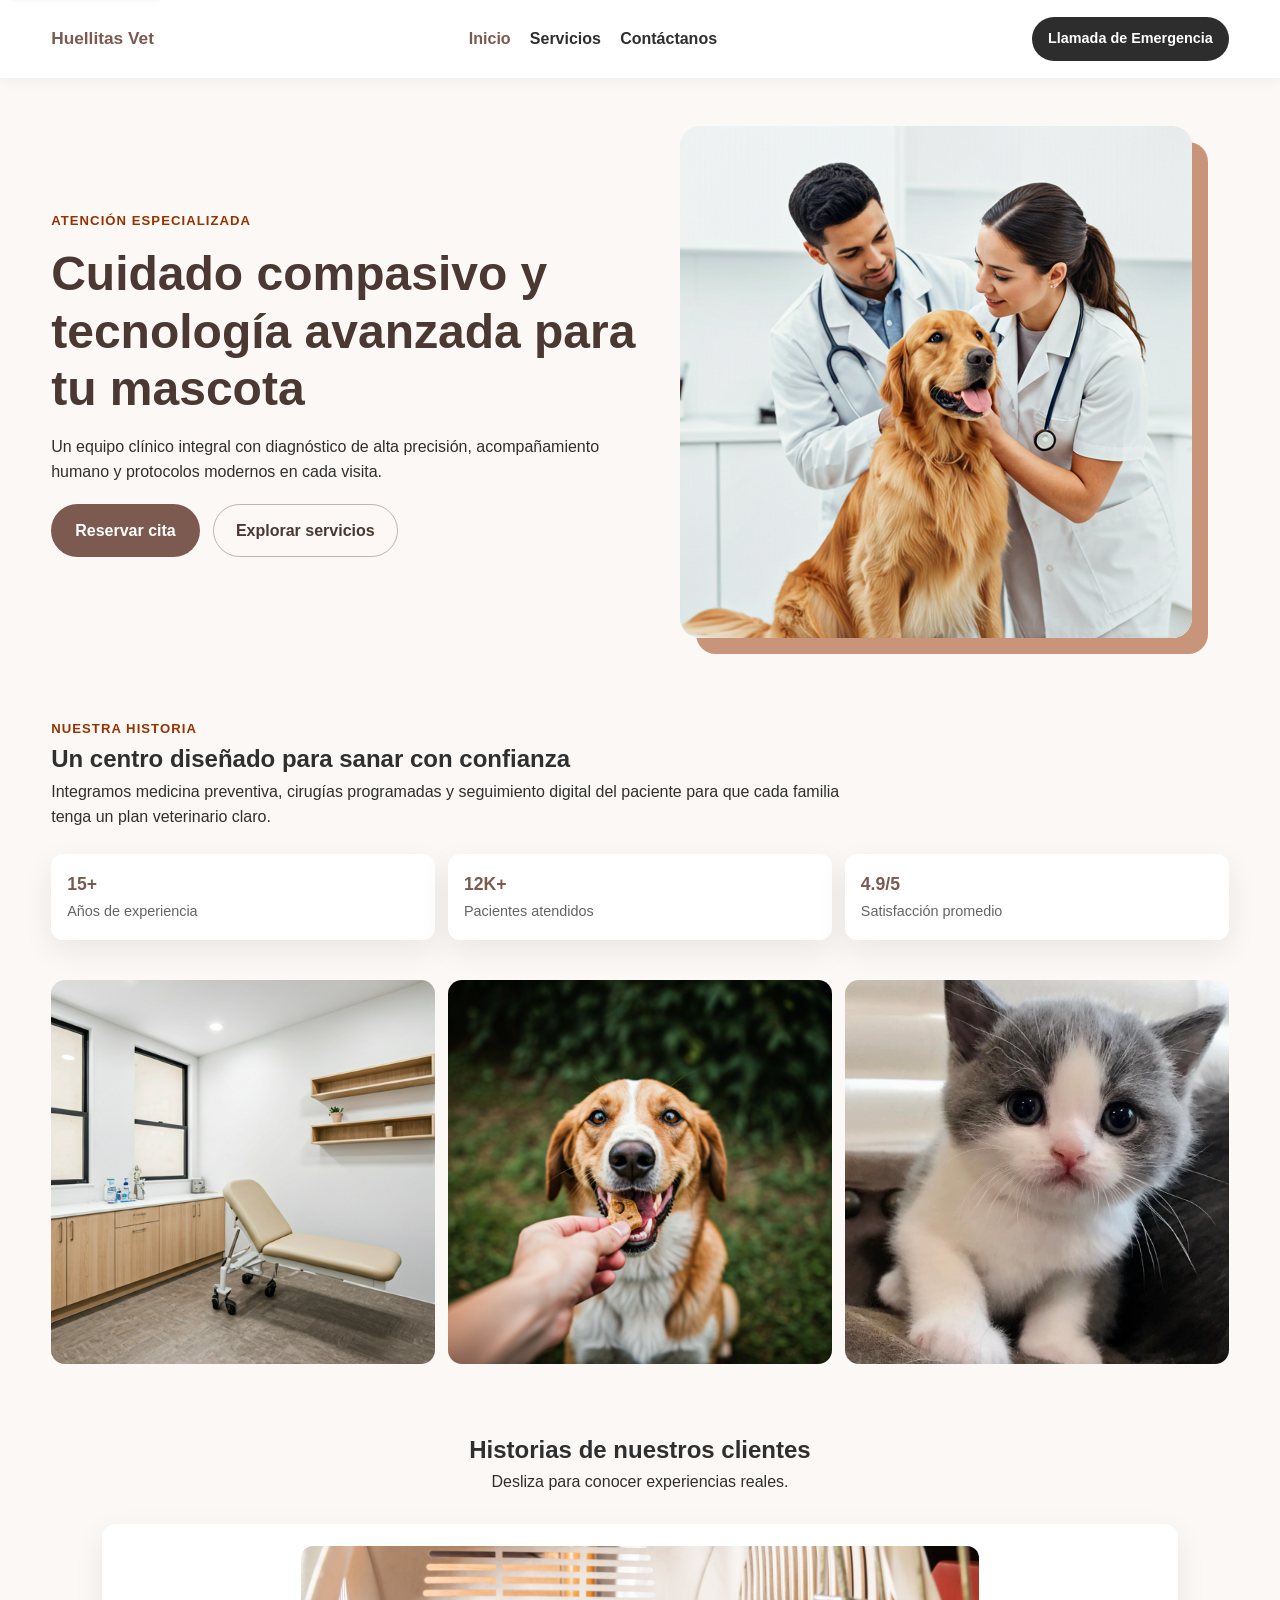
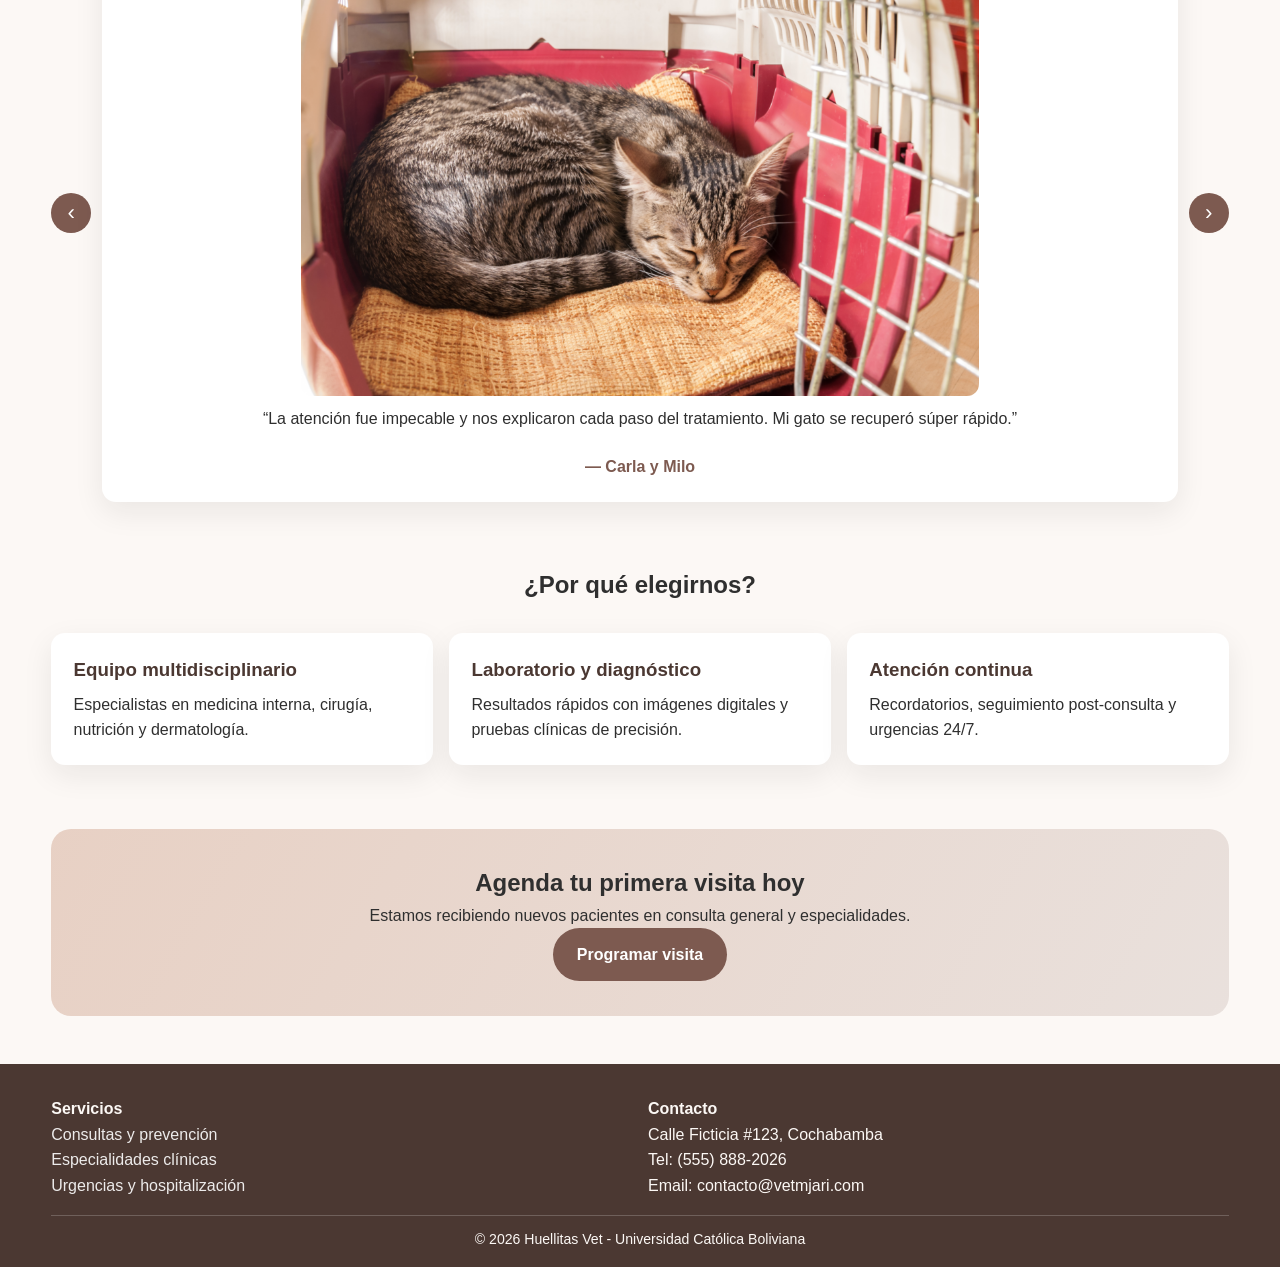
<file: index.html>
<!doctype html>
<html lang="es">
  <head>
    <meta charset="UTF-8" />
    <meta name="viewport" content="width=device-width, initial-scale=1.0" />
    <meta
      name="description"
      content="Huellitas Vet: atención veterinaria integral con citas online, especialistas y emergencias 24/7."
    />
    <title>Huellitas Vet - Inicio</title>
    <link rel="stylesheet" href="css/style.css" />
  </head>
  <body>
    <a class="skip-link" href="#contenido-principal">Saltar al contenido</a>

    <header class="site-header">
      <nav class="nav-container" aria-label="Navegación principal">
        <a
          class="logo"
          href="index.html"
          aria-label="Ir al inicio de Huellitas Vet"
        >
          <span class="brand-name">Huellitas Vet</span>
        </a>

        <button
          class="menu-toggle"
          type="button"
          aria-expanded="false"
          aria-controls="mainNav"
          aria-label="Abrir menú de navegación"
        >
          ☰
        </button>

        <ul class="nav-links" id="mainNav">
          <li><a href="index.html" class="active">Inicio</a></li>
          <li><a href="servicios.html">Servicios</a></li>
          <li><a href="contacto.html">Contáctanos</a></li>
        </ul>

        <a
          class="btn-emergency"
          href="tel:5559990000"
          aria-label="Llamada de emergencia"
        >
          Llamada de Emergencia
        </a>
      </nav>
    </header>

    <main id="contenido-principal">
      <section class="hero-section" aria-label="Bienvenida">
        <div class="hero-content">
          <div class="hero-text">
            <span class="subtitle">Atención Especializada</span>
            <h1>Cuidado compasivo y tecnología avanzada para tu mascota</h1>
            <p>
              Un equipo clínico integral con diagnóstico de alta precisión,
              acompañamiento humano y protocolos modernos en cada visita.
            </p>
            <div class="hero-actions">
              <a href="contacto.html" class="btn-primary">Reservar cita</a>
              <a href="servicios.html" class="btn-secondary"
                >Explorar servicios</a
              >
            </div>
          </div>

          <figure class="hero-image">
            <img
              src="img/goldenandvet.png"
              alt="Veterinario atendiendo a un perro Golden Retriever"
            />
          </figure>
        </div>
      </section>

      <section class="about-section" aria-labelledby="aboutTitle">
        <div class="about-container">
          <article class="about-text">
            <span class="subtitle">Nuestra historia</span>
            <h2 id="aboutTitle">Un centro diseñado para sanar con confianza</h2>
            <p>
              Integramos medicina preventiva, cirugías programadas y seguimiento
              digital del paciente para que cada familia tenga un plan
              veterinario claro.
            </p>
            <div class="stats-grid" aria-label="Indicadores de la clínica">
              <div class="stat-item">
                <span class="number">15+</span>
                <span class="label">Años de experiencia</span>
              </div>
              <div class="stat-item">
                <span class="number">12K+</span>
                <span class="label">Pacientes atendidos</span>
              </div>
              <div class="stat-item">
                <span class="number">4.9/5</span>
                <span class="label">Satisfacción promedio</span>
              </div>
            </div>
          </article>

          <div class="about-gallery">
            <img
              src="img/consultorio.png"
              alt="Consultorio veterinario moderno"
            />
            <img
              src="img/perritoCroqueta.png"
              alt="Perro feliz después de su consulta"
            />
            <img
              src="img/gatito.jpg"
              alt="Gato feliz después de su consulta"
            />
          </div>
        </div>
      </section>

      <section class="slider-section" aria-labelledby="testimonialsTitle">
        <div class="section-heading">
          <h2 id="testimonialsTitle">Historias de nuestros clientes</h2>
          <p>Desliza para conocer experiencias reales.</p>
        </div>

        <div class="slider" data-slider>
          <button
            class="slider-control prev"
            type="button"
            data-slider-prev
            aria-label="Anterior"
          >
            ‹
          </button>
          <div class="slides" data-slider-track>
            <article class="slide active" data-slide>
              <div class="patient-photo">
                <img src="img/gato_paciente.png" alt="Foto de Milo" />
              </div>
              <p>
                “La atención fue impecable y nos explicaron cada paso del
                tratamiento. Mi gato se recuperó súper rápido.”
              </p>
              <h3>— Carla y Milo</h3>
            </article>
            <article class="slide" data-slide>
              <div class="patient-photo">
                <img src="img/perrito_paciente.jpg" alt="Foto de Nala" />
              </div>
              <p>
                “El equipo de emergencias respondió en minutos. Nos sentimos
                acompañados durante todo el proceso.”
              </p>
              <h3>— Andrés y Nala</h3>
            </article>
            <article class="slide" data-slide>
              <div class="patient-photo">
                <img
                  src="img/perrito_paciente_dental.jpg"
                  alt="Foto de Rocky"
                />
              </div>
              <p>
                “El plan preventivo anual nos ayudó a detectar a tiempo un
                problema dental. Excelente seguimiento.”
              </p>
              <h3>— Lucía y Rocky</h3>
            </article>
          </div>
          <button
            class="slider-control next"
            type="button"
            data-slider-next
            aria-label="Siguiente"
          >
            ›
          </button>
        </div>
      </section>

      <section class="features-section" aria-labelledby="featuresTitle">
        <div class="section-heading">
          <h2 id="featuresTitle">¿Por qué elegirnos?</h2>
        </div>
        <div class="features-grid">
          <article class="feature-card">
            <h3>Equipo multidisciplinario</h3>
            <p>
              Especialistas en medicina interna, cirugía, nutrición y
              dermatología.
            </p>
          </article>
          <article class="feature-card">
            <h3>Laboratorio y diagnóstico</h3>
            <p>
              Resultados rápidos con imágenes digitales y pruebas clínicas de
              precisión.
            </p>
          </article>
          <article class="feature-card">
            <h3>Atención continua</h3>
            <p>Recordatorios, seguimiento post-consulta y urgencias 24/7.</p>
          </article>
        </div>
      </section>

      <section class="cta-section" aria-labelledby="ctaTitle">
        <h2 id="ctaTitle">Agenda tu primera visita hoy</h2>
        <p>
          Estamos recibiendo nuevos pacientes en consulta general y
          especialidades.
        </p>
        <a class="btn-primary" href="contacto.html">Programar visita</a>
      </section>
    </main>

    <footer>
      <div class="footer-container">
        <div class="footer-column">
          <h4>Servicios</h4>
          <ul>
            <li><a href="servicios.html">Consultas y prevención</a></li>
            <li><a href="servicios.html">Especialidades clínicas</a></li>
            <li><a href="servicios.html">Urgencias y hospitalización</a></li>
          </ul>
        </div>

        <div class="footer-column">
          <h4>Contacto</h4>
          <p>Calle Ficticia #123, Cochabamba</p>
          <p>Tel: (555) 888-2026</p>
          <p>Email: contacto@vetmjari.com</p>
        </div>
      </div>
      <div class="footer-bottom">
        <p>&copy; 2026 Huellitas Vet - Universidad Católica Boliviana</p>
      </div>
    </footer>

    <button class="back-to-top" type="button" aria-label="Volver arriba">
      ↑
    </button>
    <script src="js/main.js"></script>
  </body>
</html>
</file>
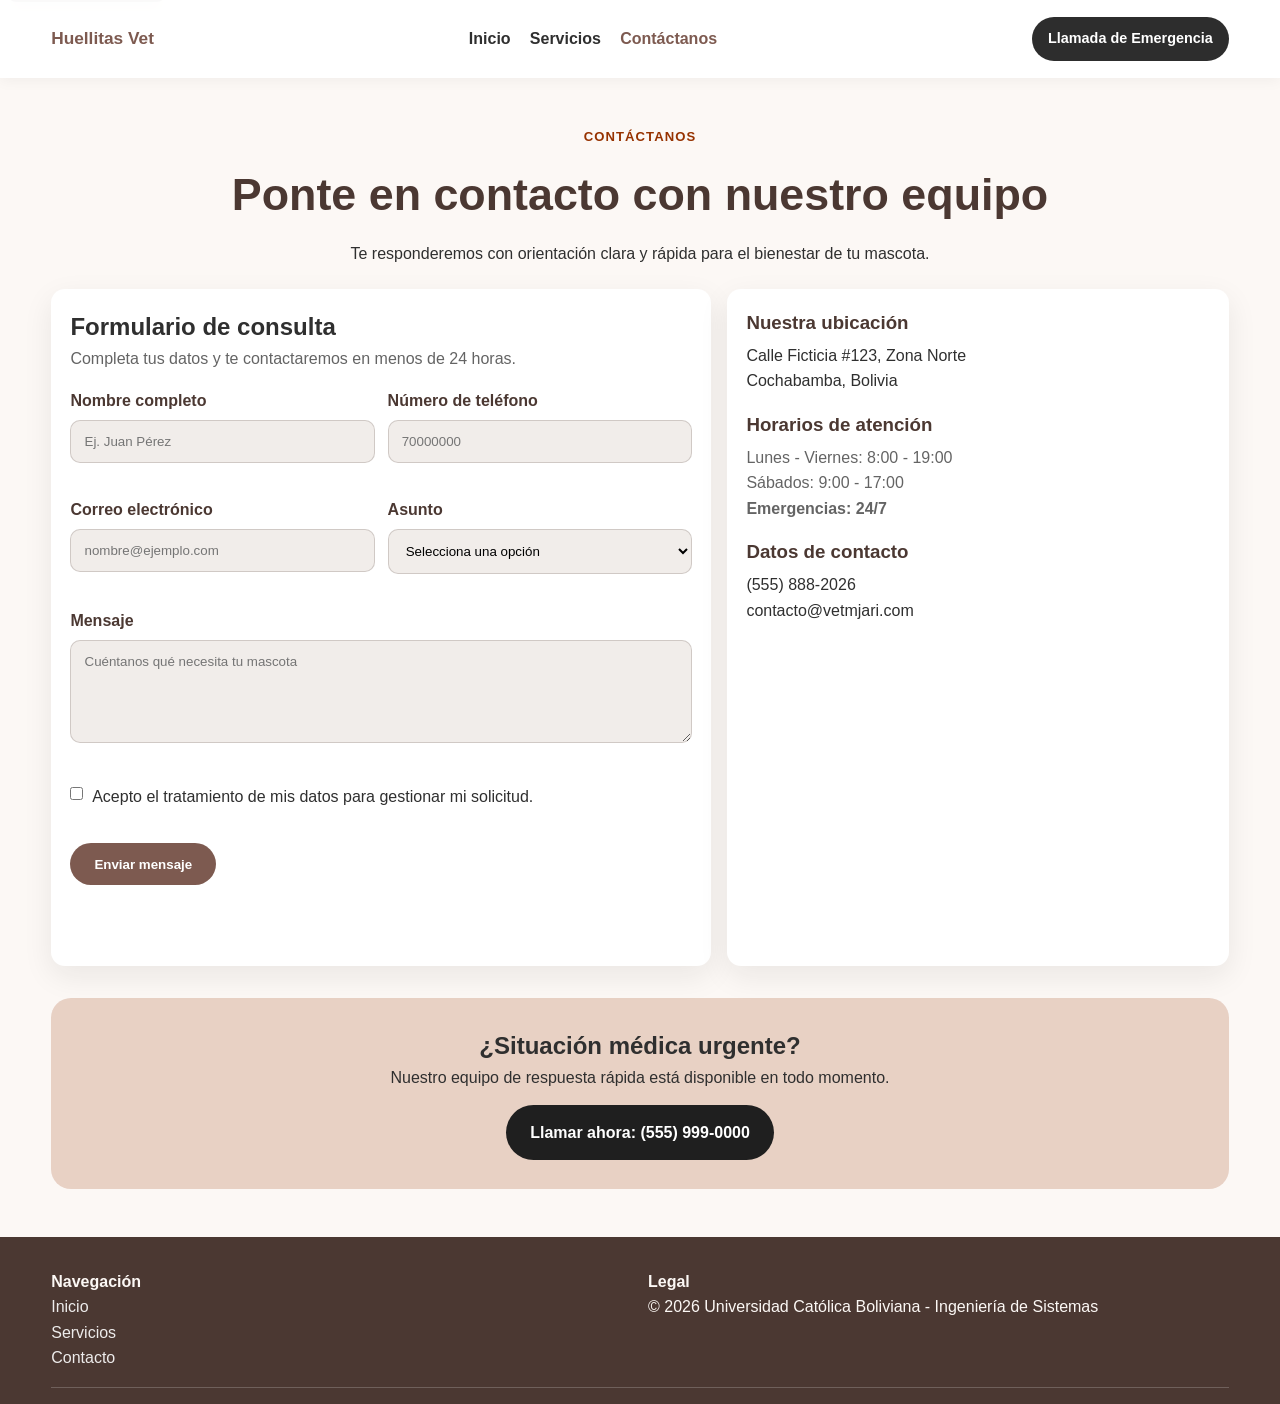
<file: contacto.html>
<!doctype html>
<html lang="es">
  <head>
    <meta charset="utf-8" />
    <meta name="viewport" content="width=device-width, initial-scale=1.0" />
    <meta
      name="description"
      content="Contacta a Huellitas Vet para citas, emergencias y orientación veterinaria personalizada."
    />
    <title>Contacto - Huellitas Vet</title>
    <link rel="stylesheet" href="css/style.css" />
  </head>
  <body>
    <a class="skip-link" href="#contenido-principal">Saltar al contenido</a>

    <header class="site-header">
      <nav class="nav-container" aria-label="Navegación principal">
        <a
          class="logo"
          href="index.html"
          aria-label="Ir al inicio de Huellitas Vet"
        >
          <span class="brand-name">Huellitas Vet</span>
        </a>

        <button
          class="menu-toggle"
          type="button"
          aria-expanded="false"
          aria-controls="mainNav"
          aria-label="Abrir menú de navegación"
        >
          ☰
        </button>

        <ul class="nav-links" id="mainNav">
          <li><a href="index.html">Inicio</a></li>
          <li><a href="servicios.html">Servicios</a></li>
          <li><a href="contacto.html" class="active">Contáctanos</a></li>
        </ul>

        <a
          class="btn-emergency"
          href="tel:5559990000"
          aria-label="Llamada de emergencia"
        >
          Llamada de Emergencia
        </a>
      </nav>
    </header>

    <main id="contenido-principal">
      <section class="contact-hero">
        <span class="subtitle">Contáctanos</span>
        <h1>Ponte en contacto con nuestro equipo</h1>
        <p>
          Te responderemos con orientación clara y rápida para el bienestar de
          tu mascota.
        </p>
      </section>

      <section class="contact-container">
        <div class="contact-form-wrapper">
          <h2>Formulario de consulta</h2>
          <p class="form-intro">
            Completa tus datos y te contactaremos en menos de 24 horas.
          </p>

          <form id="contactForm" action="#" method="POST" novalidate>
            <div class="form-row">
              <div class="form-group">
                <label for="name">Nombre completo</label>
                <input
                  type="text"
                  id="name"
                  name="name"
                  placeholder="Ej. Juan Pérez"
                  required
                />
                <span
                  class="error-msg"
                  id="nameError"
                  aria-live="polite"
                ></span>
              </div>

              <div class="form-group">
                <label for="phone">Número de teléfono</label>
                <input
                  type="tel"
                  id="phone"
                  name="phone"
                  placeholder="70000000"
                  required
                />
                <span
                  class="error-msg"
                  id="phoneError"
                  aria-live="polite"
                ></span>
              </div>
            </div>

            <div class="form-row">
              <div class="form-group">
                <label for="email">Correo electrónico</label>
                <input
                  type="email"
                  id="email"
                  name="email"
                  placeholder="nombre@ejemplo.com"
                  required
                />
                <span
                  class="error-msg"
                  id="emailError"
                  aria-live="polite"
                ></span>
              </div>

              <div class="form-group">
                <label for="subject">Asunto</label>
                <select id="subject" name="subject" required>
                  <option value="">Selecciona una opción</option>
                  <option value="general">Consulta general</option>
                  <option value="appointment">Solicitud de cita</option>
                  <option value="records">Registros médicos</option>
                  <option value="specialist">Especialista</option>
                </select>
                <span
                  class="error-msg"
                  id="subjectError"
                  aria-live="polite"
                ></span>
              </div>
            </div>

            <div class="form-group">
              <label for="message">Mensaje</label>
              <textarea
                id="message"
                name="message"
                rows="5"
                placeholder="Cuéntanos qué necesita tu mascota"
                required
              ></textarea>
              <span
                class="error-msg"
                id="messageError"
                aria-live="polite"
              ></span>
            </div>

            <div class="form-group checkbox-group">
              <input type="checkbox" id="privacy" name="privacy" required />
              <label for="privacy"
                >Acepto el tratamiento de mis datos para gestionar mi
                solicitud.</label
              >
            </div>
            <span class="error-msg" id="privacyError" aria-live="polite"></span>

            <button type="submit" class="btn-primary">Enviar mensaje</button>
            <p class="form-feedback" id="formFeedback" aria-live="polite"></p>
          </form>
        </div>

        <aside class="contact-info">
          <div class="info-block">
            <h3>Nuestra ubicación</h3>
            <p>Calle Ficticia #123, Zona Norte<br />Cochabamba, Bolivia</p>
          </div>

          <div class="info-block">
            <h3>Horarios de atención</h3>
            <ul>
              <li>Lunes - Viernes: 8:00 - 19:00</li>
              <li>Sábados: 9:00 - 17:00</li>
              <li><strong>Emergencias: 24/7</strong></li>
            </ul>
          </div>

          <div class="info-block">
            <h3>Datos de contacto</h3>
            <p>(555) 888-2026</p>
            <p>contacto@vetmjari.com</p>
          </div>

          <div class="map-container">
            <iframe
              src="https://www.google.com/maps/embed?pb=!1m18!1m12!1m3!1d6470.970337095912!2d-66.14904032658004!3d-17.370585498996853!2m3!1f0!2f0!3f0!3m2!1i1024!2i768!4f13.1!3m3!1m2!1s0x93e3741e76d3a4f3%3A0xe38e2bb5e737e71!2sUniversidad%20Catolica%20Boliviana%20%22San%20Pablo%22%20-%20Cochabamba!5e0!3m2!1sen!2sbo!4v1774286548820!5m2!1sen!2sbo"
              width="600"
              height="450"
              style="border: 0"
              allowfullscreen=""
              loading="lazy"
              referrerpolicy="no-referrer-when-downgrade"
            >
            </iframe>
          </div>
        </aside>
      </section>

      <section class="emergency-cta">
        <div class="cta-box">
          <h2>¿Situación médica urgente?</h2>
          <p>
            Nuestro equipo de respuesta rápida está disponible en todo momento.
          </p>
          <a href="tel:5559990000" class="btn-emergency-lg"
            >Llamar ahora: (555) 999-0000</a
          >
        </div>
      </section>
    </main>

    <footer>
      <div class="footer-container">
        <div class="footer-column">
          <h4>Navegación</h4>
          <ul>
            <li><a href="index.html">Inicio</a></li>
            <li><a href="servicios.html">Servicios</a></li>
            <li><a href="contacto.html">Contacto</a></li>
          </ul>
        </div>
        <div class="footer-column">
          <h4>Legal</h4>
          <p>© 2026 Universidad Católica Boliviana - Ingeniería de Sistemas</p>
        </div>
      </div>
    </footer>

    <button class="back-to-top" type="button" aria-label="Volver arriba">
      ↑
    </button>
    <script src="js/main.js"></script>
  </body>
</html>
</file>
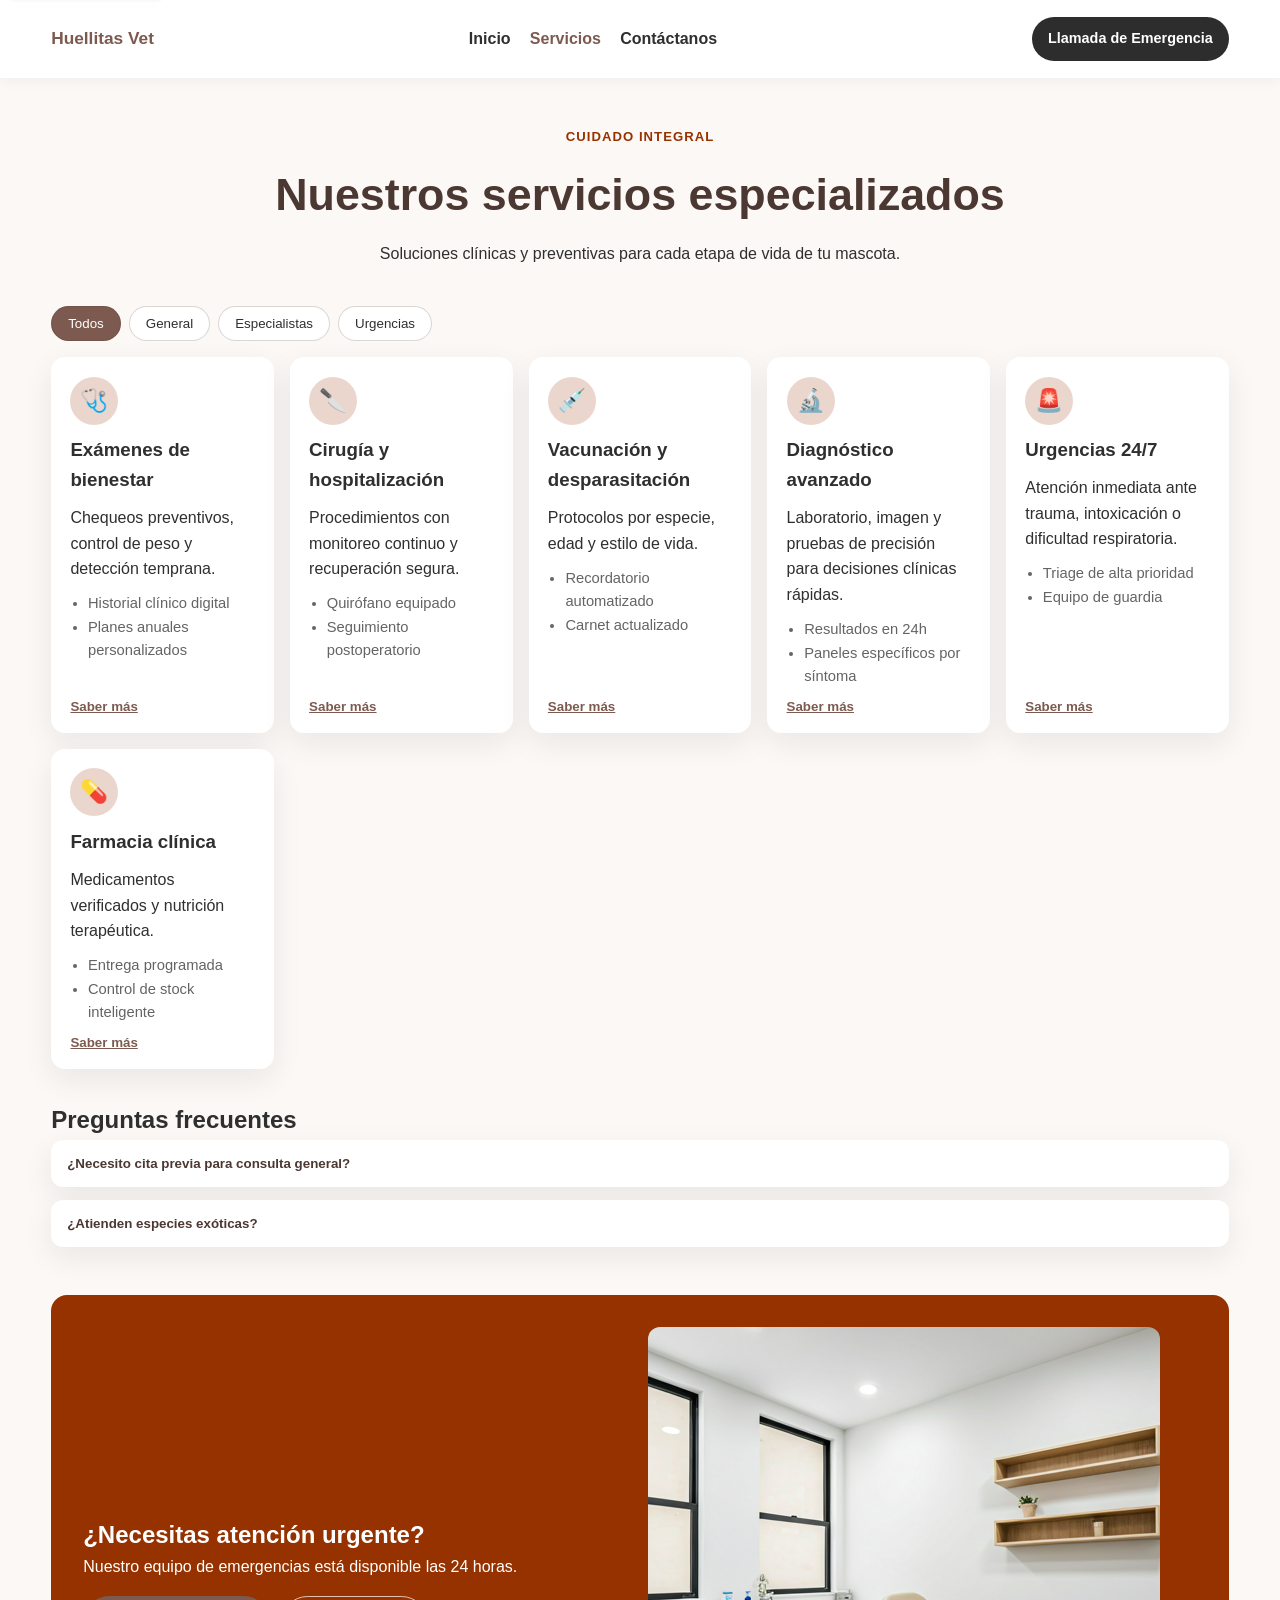
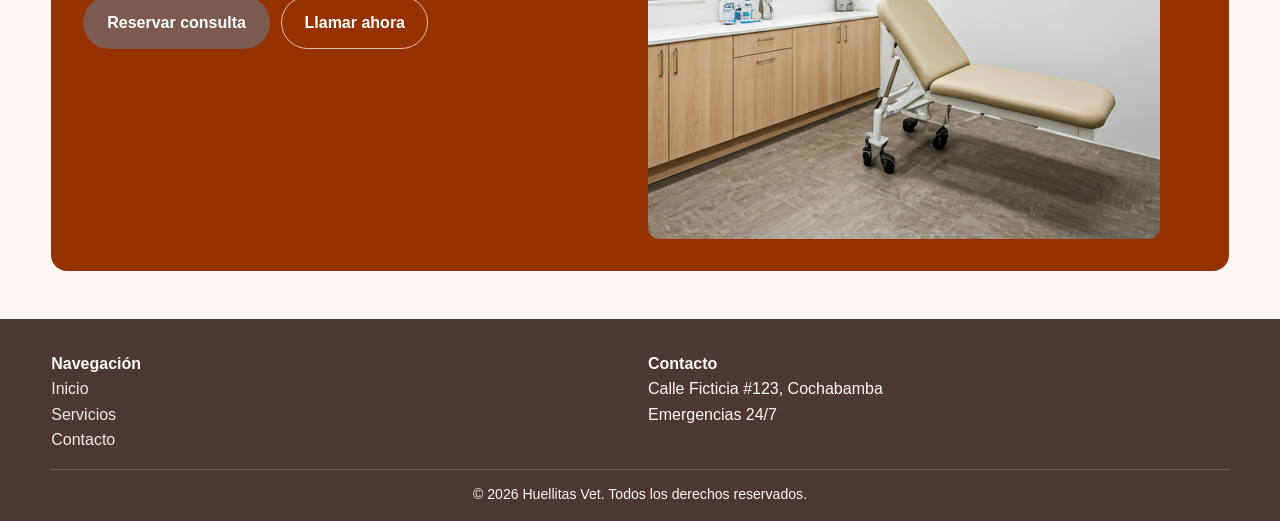
<file: servicios.html>
<!doctype html>
<html lang="es">
  <head>
    <meta charset="utf-8" />
    <meta name="viewport" content="width=device-width, initial-scale=1.0" />
    <meta
      name="description"
      content="Servicios veterinarios de Huellitas Vet: medicina preventiva, cirugía, diagnóstico y urgencias."
    />
    <title>Servicios - Huellitas Vet</title>
    <link rel="stylesheet" href="css/style.css" />
  </head>
  <body>
    <a class="skip-link" href="#contenido-principal">Saltar al contenido</a>

    <header class="site-header">
      <nav class="nav-container" aria-label="Navegación principal">
        <a
          class="logo"
          href="index.html"
          aria-label="Ir al inicio de Huellitas Vet"
        >
          <span class="brand-name">Huellitas Vet</span>
        </a>

        <button
          class="menu-toggle"
          type="button"
          aria-expanded="false"
          aria-controls="mainNav"
          aria-label="Abrir menú de navegación"
        >
          ☰
        </button>

        <ul class="nav-links" id="mainNav">
          <li><a href="index.html">Inicio</a></li>
          <li><a href="servicios.html" class="active">Servicios</a></li>
          <li><a href="contacto.html">Contáctanos</a></li>
        </ul>

        <a
          class="btn-emergency"
          href="tel:5559990000"
          aria-label="Llamada de emergencia"
        >
          Llamada de Emergencia
        </a>
      </nav>
    </header>

    <main id="contenido-principal">
      <section class="services-hero" aria-labelledby="servicesTitle">
        <span class="subtitle">Cuidado integral</span>
        <h1 id="servicesTitle">Nuestros servicios especializados</h1>
        <p>
          Soluciones clínicas y preventivas para cada etapa de vida de tu
          mascota.
        </p>
      </section>

      <section class="filters-container" aria-label="Filtro de servicios">
        <div class="filter-buttons" role="toolbar" aria-label="Categorías">
          <button class="filter-btn active" data-filter="all" type="button">
            Todos
          </button>
          <button class="filter-btn" data-filter="general" type="button">
            General
          </button>
          <button class="filter-btn" data-filter="specialist" type="button">
            Especialistas
          </button>
          <button class="filter-btn" data-filter="urgent" type="button">
            Urgencias
          </button>
        </div>
      </section>

      <section class="services-grid-container" aria-live="polite">
        <div class="services-grid" id="servicesGrid">
          <article class="service-card" data-category="general">
            <div class="card-icon" aria-hidden="true">🩺</div>
            <h3>Exámenes de bienestar</h3>
            <p>Chequeos preventivos, control de peso y detección temprana.</p>
            <ul class="card-list">
              <li>Historial clínico digital</li>
              <li>Planes anuales personalizados</li>
            </ul>
            <button
              class="btn-text"
              type="button"
              data-modal-target="generalModal"
            >
              Saber más
            </button>
          </article>

          <article class="service-card" data-category="specialist">
            <div class="card-icon" aria-hidden="true">🔪</div>
            <h3>Cirugía y hospitalización</h3>
            <p>Procedimientos con monitoreo continuo y recuperación segura.</p>
            <ul class="card-list">
              <li>Quirófano equipado</li>
              <li>Seguimiento postoperatorio</li>
            </ul>
            <button
              class="btn-text"
              type="button"
              data-modal-target="surgeryModal"
            >
              Saber más
            </button>
          </article>

          <article class="service-card" data-category="general">
            <div class="card-icon" aria-hidden="true">💉</div>
            <h3>Vacunación y desparasitación</h3>
            <p>Protocolos por especie, edad y estilo de vida.</p>
            <ul class="card-list">
              <li>Recordatorio automatizado</li>
              <li>Carnet actualizado</li>
            </ul>
            <button
              class="btn-text"
              type="button"
              data-modal-target="vaccineModal"
            >
              Saber más
            </button>
          </article>

          <article class="service-card" data-category="specialist">
            <div class="card-icon" aria-hidden="true">🔬</div>
            <h3>Diagnóstico avanzado</h3>
            <p>
              Laboratorio, imagen y pruebas de precisión para decisiones
              clínicas rápidas.
            </p>
            <ul class="card-list">
              <li>Resultados en 24h</li>
              <li>Paneles específicos por síntoma</li>
            </ul>
            <button
              class="btn-text"
              type="button"
              data-modal-target="diagModal"
            >
              Saber más
            </button>
          </article>

          <article class="service-card" data-category="urgent">
            <div class="card-icon" aria-hidden="true">🚨</div>
            <h3>Urgencias 24/7</h3>
            <p>
              Atención inmediata ante trauma, intoxicación o dificultad
              respiratoria.
            </p>
            <ul class="card-list">
              <li>Triage de alta prioridad</li>
              <li>Equipo de guardia</li>
            </ul>
            <button
              class="btn-text"
              type="button"
              data-modal-target="urgentModal"
            >
              Saber más
            </button>
          </article>

          <article class="service-card" data-category="urgent">
            <div class="card-icon" aria-hidden="true">💊</div>
            <h3>Farmacia clínica</h3>
            <p>Medicamentos verificados y nutrición terapéutica.</p>
            <ul class="card-list">
              <li>Entrega programada</li>
              <li>Control de stock inteligente</li>
            </ul>
            <button
              class="btn-text"
              type="button"
              data-modal-target="pharmacyModal"
            >
              Saber más
            </button>
          </article>
        </div>
      </section>

      <section class="accordion-section" aria-labelledby="faqTitle">
        <h2 id="faqTitle">Preguntas frecuentes</h2>
        <div class="accordion" data-accordion>
          <article class="accordion-item">
            <button
              class="accordion-trigger"
              type="button"
              aria-expanded="false"
            >
              ¿Necesito cita previa para consulta general?
            </button>
            <div class="accordion-content">
              <p>
                Te recomendamos reservar para evitar esperas, pero aceptamos
                casos espontáneos según disponibilidad.
              </p>
            </div>
          </article>
          <article class="accordion-item">
            <button
              class="accordion-trigger"
              type="button"
              aria-expanded="false"
            >
              ¿Atienden especies exóticas?
            </button>
            <div class="accordion-content">
              <p>
                Sí, contamos con especialistas en pequeñas aves, reptiles y
                mamíferos no convencionales.
              </p>
            </div>
          </article>
        </div>
      </section>

      <section class="urgent-info">
        <div class="info-content">
          <h2>¿Necesitas atención urgente?</h2>
          <p>Nuestro equipo de emergencias está disponible las 24 horas.</p>
          <div class="cta-group">
            <a class="btn-primary" href="contacto.html">Reservar consulta</a>
            <a class="btn-secondary" href="tel:5559990000">Llamar ahora</a>
          </div>
        </div>
        <div class="info-image">
          <img
            src="img/consultorio.png"
            alt="Especialista veterinario evaluando una radiografía"
          />
        </div>
      </section>

      <div
        class="modal"
        id="serviceModal"
        role="dialog"
        aria-modal="true"
        aria-hidden="true"
        aria-labelledby="modalTitle"
      >
        <div class="modal-content">
          <button class="modal-close" type="button" aria-label="Cerrar modal">
            ×
          </button>
          <h3 id="modalTitle">Detalle del servicio</h3>
          <p id="modalDescription">Contenido del servicio.</p>
        </div>
      </div>
    </main>

    <footer>
      <div class="footer-container">
        <div class="footer-column">
          <h4>Navegación</h4>
          <ul>
            <li><a href="index.html">Inicio</a></li>
            <li><a href="servicios.html">Servicios</a></li>
            <li><a href="contacto.html">Contacto</a></li>
          </ul>
        </div>
        <div class="footer-column">
          <h4>Contacto</h4>
          <p>Calle Ficticia #123, Cochabamba</p>
          <p>Emergencias 24/7</p>
        </div>
      </div>
      <div class="footer-bottom">
        <p>© 2026 Huellitas Vet. Todos los derechos reservados.</p>
      </div>
    </footer>

    <button class="back-to-top" type="button" aria-label="Volver arriba">
      ↑
    </button>
    <script src="js/main.js"></script>
  </body>
</html>
</file>
<file: css/style.css>
.site-header {
  position: sticky;
  top: 0;
  z-index: 3000;
  background: rgba(255, 255, 255, 0.95);
  backdrop-filter: blur(8px);
  box-shadow: 0 2px 14px rgba(0, 0, 0, 0.05);
}

.nav-container {
  width: min(1200px, 92%);
  margin: 0 auto;
  display: flex;
  align-items: center;
  justify-content: space-between;
  min-height: 78px;
  gap: 1rem;
}

.logo {
  text-decoration: none;
}

.brand-name {
  color: #7d5a50;
  font-weight: 800;
  font-size: 1.08rem;
}

.menu-toggle {
  border: 1px solid rgba(75, 56, 50, 0.25);
  background: #ffffff;
  border-radius: 8px;
  font-size: 1.2rem;
  line-height: 1;
  width: 40px;
  height: 40px;
}

.nav-links {
  display: none;
  list-style: none;
}
.nav-links a {
  text-decoration: none;
  color: #2f2f2f;
  font-weight: 600;
}
.nav-links a.active, .nav-links a:hover {
  color: #7d5a50;
}
.nav-links.open {
  display: flex;
  position: absolute;
  left: 4%;
  right: 4%;
  top: 80px;
  flex-direction: column;
  background: #ffffff;
  border-radius: 14px;
  box-shadow: 0 10px 30px rgba(23, 23, 23, 0.08);
  padding: 1rem;
  gap: 0.9rem;
}

.btn-emergency {
  display: none;
  background: #2d2d2d;
  color: #ffffff;
  padding: 0.65rem 1rem;
  font-size: 0.9rem;
}

@media (min-width: 768px) {
  .menu-toggle {
    display: none;
  }
  .nav-links {
    display: flex;
    align-items: center;
    gap: 1.2rem;
  }
  .btn-emergency {
    display: inline-flex;
  }
}
.hero-section,
.about-section,
.slider-section,
.features-section,
.cta-section {
  width: min(1200px, 92%);
  margin: 0 auto;
}

.hero-section {
  padding: 3rem 0 2.6rem;
}
.hero-section .hero-content {
  display: grid;
  gap: 1.6rem;
  align-items: center;
}
.hero-section h1 {
  color: #4b3832;
  line-height: 1.2;
  margin: 0.8rem 0 1rem;
  font-size: clamp(2rem, 4.4vw, 3rem);
}
.hero-section .hero-actions {
  display: flex;
  flex-wrap: wrap;
  gap: 0.8rem;
  margin-top: 1.2rem;
}
.hero-section .hero-image img {
  border-radius: 20px;
  box-shadow: 16px 16px 0 rgba(150, 50, 0, 0.5);
}

.about-section {
  padding: 2.2rem 0;
}
.about-section .about-container {
  display: flex;
  flex-direction: column;
  gap: 2.5rem;
}
.about-section .stats-grid {
  display: grid;
  grid-template-columns: repeat(auto-fit, minmax(110px, 1fr));
  gap: 0.8rem;
  margin-top: 1rem;
}
.about-section .about-text {
  width: 100%;
}
.about-section .about-text p {
  max-width: 800px;
  margin-bottom: 1.5rem;
}
.about-section .stat-item {
  background: #ffffff;
  border-radius: 12px;
  padding: 1rem;
  box-shadow: 0 10px 30px rgba(23, 23, 23, 0.08);
}
.about-section .stat-item .number {
  display: block;
  color: #7d5a50;
  font-size: 1.1rem;
  font-weight: 800;
}
.about-section .stat-item .label {
  color: #646464;
  font-size: 0.9rem;
}
.about-section .about-gallery {
  display: grid;
  grid-template-columns: repeat(3, 1fr);
  gap: 0.8rem;
}
.about-section .about-gallery img {
  width: 100%;
  aspect-ratio: 1/1;
  object-fit: cover;
  border-radius: 14px;
}

.slider-section {
  padding: 2rem 0;
}
.slider-section .slider {
  display: grid;
  grid-template-columns: auto 1fr auto;
  align-items: center;
  gap: 0.7rem;
}
.slider-section .slides {
  background: #ffffff;
  border-radius: 14px;
  box-shadow: 0 10px 30px rgba(23, 23, 23, 0.08);
  padding: 1.4rem;
  min-height: 160px;
}
.slider-section .slide {
  display: none;
}
.slider-section .slide.active {
  display: flex;
  flex-direction: column;
  align-items: center;
  text-align: center;
  gap: 0.6rem;
}
.slider-section .slide .patient-photo {
  display: flex;
  justify-content: center;
}
.slider-section .slide .patient-photo img {
  width: auto;
  object-fit: contain;
  display: block;
  border-radius: 12px;
  height: 20vh;
  min-height: 100px;
}
@media (min-width: 768px) {
  .slider-section .slide .patient-photo img {
    height: 50vh;
    max-height: 600px;
  }
}
.slider-section .slide h3 {
  color: #7d5a50;
  margin-top: 0.8rem;
  font-size: 1rem;
}
.slider-section .slider-control {
  border: 0;
  width: 40px;
  height: 40px;
  border-radius: 50%;
  background: #7d5a50;
  color: #ffffff;
  font-size: 1.4rem;
  cursor: pointer;
}

.features-section {
  padding: 2rem 0;
}
.features-section .features-grid {
  display: grid;
  gap: 1rem;
  grid-template-columns: repeat(auto-fit, minmax(230px, 1fr));
}
.features-section .feature-card {
  background: #ffffff;
  padding: 1.4rem;
  border-radius: 14px;
  box-shadow: 0 10px 30px rgba(23, 23, 23, 0.08);
}
.features-section .feature-card h3 {
  color: #4b3832;
  margin-bottom: 0.4rem;
}

.cta-section {
  text-align: center;
  background: linear-gradient(120deg, rgba(150, 50, 0, 0.2), rgba(125, 90, 80, 0.15));
  border-radius: 20px;
  margin: 2rem auto 3rem;
  padding: 2.2rem 1rem;
}

@media (min-width: 768px) {
  .hero-section .hero-content,
  .about-section .about-container {
    grid-template-columns: 1.1fr 1fr;
  }
}
.services-hero,
.filters-container,
.services-grid-container,
.accordion-section,
.urgent-info {
  width: min(1200px, 92%);
  margin: 0 auto;
}

.services-hero {
  text-align: center;
  padding: 2.8rem 0 1.5rem;
}
.services-hero h1 {
  color: #4b3832;
  margin: 0.65rem 0;
  font-size: clamp(2rem, 3.8vw, 2.8rem);
}

.filters-container {
  padding: 1rem 0;
}
.filters-container .filter-buttons {
  display: flex;
  flex-wrap: wrap;
  gap: 0.5rem;
}
.filters-container .filter-btn {
  border: 1px solid rgba(75, 56, 50, 0.2);
  background: #ffffff;
  color: #2f2f2f;
  padding: 0.56rem 1rem;
  border-radius: 999px;
  cursor: pointer;
}
.filters-container .filter-btn.active, .filters-container .filter-btn:hover {
  background: #7d5a50;
  color: #ffffff;
}

.services-grid {
  display: grid;
  grid-template-columns: repeat(auto-fit, minmax(220px, 1fr));
  gap: 1rem;
}
.services-grid .service-card {
  background: #ffffff;
  padding: 1.2rem;
  border-radius: 14px;
  box-shadow: 0 10px 30px rgba(23, 23, 23, 0.08);
  display: flex;
  flex-direction: column;
  gap: 0.65rem;
}
.services-grid .service-card.hidden {
  display: none;
}
.services-grid .service-card .card-icon {
  width: 48px;
  height: 48px;
  border-radius: 50%;
  background: rgba(150, 50, 0, 0.2);
  display: inline-flex;
  align-items: center;
  justify-content: center;
  font-size: 1.4rem;
}
.services-grid .service-card .card-list {
  margin-left: 1.1rem;
  color: #646464;
  font-size: 0.92rem;
}
.services-grid .service-card .btn-text {
  margin-top: auto;
  border: 0;
  background: transparent;
  color: #7d5a50;
  font-weight: 700;
  text-align: left;
  cursor: pointer;
  text-decoration: underline;
}

.accordion-section {
  padding: 2rem 0;
}
.accordion-section .accordion {
  display: grid;
  gap: 0.8rem;
}
.accordion-section .accordion-item {
  background: #ffffff;
  border-radius: 12px;
  box-shadow: 0 10px 30px rgba(23, 23, 23, 0.08);
}
.accordion-section .accordion-trigger {
  width: 100%;
  text-align: left;
  background: transparent;
  border: 0;
  color: #4b3832;
  padding: 1rem;
  font-weight: 700;
  cursor: pointer;
}
.accordion-section .accordion-content {
  display: none;
  padding: 0 1rem 1rem;
  color: #646464;
}
.accordion-section .accordion-item.active .accordion-content {
  display: block;
}

.urgent-info {
  margin: 1rem auto 3rem;
  background: #963200;
  color: #ffffff;
  padding: 1.4rem;
  border-radius: 16px;
  display: grid;
  gap: 1rem;
}
.urgent-info .info-image img {
  border-radius: 12px;
  min-height: 190px;
  object-fit: cover;
}
.urgent-info .cta-group {
  margin-top: 1rem;
  display: flex;
  gap: 0.7rem;
  flex-wrap: wrap;
}
.urgent-info .btn-secondary {
  border-color: rgba(255, 255, 255, 0.7);
  color: #ffffff;
}

.modal {
  display: none;
  position: fixed;
  inset: 0;
  z-index: 5000;
  background: rgba(0, 0, 0, 0.5);
  padding: 1rem;
}
.modal.is-open {
  display: grid;
  place-items: center;
}
.modal .modal-content {
  width: min(460px, 100%);
  background: #ffffff;
  border-radius: 14px;
  padding: 1.2rem;
  position: relative;
}
.modal .modal-close {
  position: absolute;
  right: 0.7rem;
  top: 0.5rem;
  border: 0;
  font-size: 1.5rem;
  background: transparent;
  cursor: pointer;
}

@media (min-width: 1024px) {
  .urgent-info {
    grid-template-columns: 1fr 1fr;
    align-items: center;
    padding: 2rem;
  }
}
.contact-hero,
.contact-container,
.emergency-cta {
  width: min(1200px, 92%);
  margin: 0 auto;
}

.contact-hero {
  text-align: center;
  padding: 2.8rem 0 1.4rem;
}
.contact-hero h1 {
  margin: 0.65rem 0;
  color: #4b3832;
  font-size: clamp(2rem, 3.8vw, 2.8rem);
}

.contact-container {
  display: grid;
  gap: 1rem;
}
.contact-container .contact-form-wrapper,
.contact-container .contact-info {
  background: #ffffff;
  border-radius: 14px;
  box-shadow: 0 10px 30px rgba(23, 23, 23, 0.08);
  padding: 1.2rem;
}
.contact-container .form-intro {
  color: #646464;
  margin-bottom: 1rem;
}
.contact-container .form-row {
  display: grid;
  gap: 0.8rem;
}
.contact-container .form-group {
  margin-bottom: 0.9rem;
}
.contact-container .form-group label {
  display: block;
  margin-bottom: 0.4rem;
  font-weight: 600;
  color: #4b3832;
}
.contact-container .form-group input,
.contact-container .form-group select,
.contact-container .form-group textarea {
  width: 100%;
  border: 1px solid rgba(75, 56, 50, 0.2);
  border-radius: 10px;
  background: #f1edea;
  padding: 0.82rem;
  font-family: inherit;
}
.contact-container .checkbox-group {
  display: flex;
  align-items: flex-start;
  gap: 0.55rem;
}
.contact-container .checkbox-group input {
  width: auto;
  margin-top: 0.2rem;
}
.contact-container .checkbox-group label {
  margin: 0;
  font-weight: 500;
  color: #2f2f2f;
}
.contact-container .error-msg {
  display: block;
  color: #b42318;
  font-size: 0.85rem;
  min-height: 1.2rem;
}
.contact-container .form-feedback {
  margin-top: 1rem;
  font-weight: 700;
}
.contact-container .form-feedback.success {
  color: #0b8f4d;
}
.contact-container .form-feedback.error {
  color: #b42318;
}
.contact-container .info-block {
  margin-bottom: 1rem;
}
.contact-container .info-block h3 {
  margin-bottom: 0.3rem;
  color: #4b3832;
}
.contact-container .info-block ul {
  list-style: none;
  color: #646464;
}
.contact-container .map-container {
  margin-top: 1rem;
  border-radius: 10px;
  overflow: hidden;
}
.contact-container .map-container iframe {
  width: 100%;
  height: 300px;
  border: 0;
}

.emergency-cta {
  padding: 2rem 0 3rem;
}
.emergency-cta .cta-box {
  background: rgba(150, 50, 0, 0.2);
  border-radius: 20px;
  text-align: center;
  padding: 1.8rem 1rem;
}
.emergency-cta .btn-emergency-lg {
  margin-top: 0.9rem;
  background: #1f1f1f;
  color: #ffffff;
  padding: 0.9rem 1.5rem;
}

@media (min-width: 768px) {
  .contact-container {
    grid-template-columns: 1.25fr 0.95fr;
  }
  .contact-container .form-row {
    grid-template-columns: 1fr 1fr;
  }
}
footer {
  background: #4b3832;
  color: #fcf8f5;
  padding: 2rem 0 1rem;
}
footer .footer-container {
  width: min(1200px, 92%);
  margin: 0 auto;
  display: grid;
  grid-template-columns: repeat(auto-fit, minmax(220px, 1fr));
  gap: 1rem;
  border-bottom: 1px solid rgba(255, 255, 255, 0.2);
  padding-bottom: 1rem;
}
footer .footer-column ul {
  list-style: none;
}
footer .footer-column a {
  color: rgba(255, 255, 255, 0.9);
  text-decoration: none;
}
footer .footer-bottom {
  width: min(1200px, 92%);
  margin: 0.8rem auto 0;
  text-align: center;
  font-size: 0.88rem;
}

@media (max-width: 480px) {
  .hero-section p,
  .services-hero p,
  .contact-hero p {
    font-size: 0.95rem;
  }
  .btn-primary,
  .btn-secondary {
    width: 100%;
  }
}
* {
  margin: 0;
  padding: 0;
  box-sizing: border-box;
}

html {
  scroll-behavior: smooth;
}

body {
  font-family: "Segoe UI", Tahoma, Geneva, Verdana, sans-serif;
  background-color: #fcf8f5;
  color: #2f2f2f;
  line-height: 1.6;
}

img {
  max-width: 100%;
  display: block;
}

a {
  color: inherit;
}

.skip-link {
  position: absolute;
  top: -40px;
  left: 8px;
  background: #4b3832;
  color: #ffffff;
  padding: 8px 12px;
  border-radius: 8px;
}
.skip-link:focus {
  top: 8px;
  z-index: 4000;
}

.section-heading {
  text-align: center;
  margin-bottom: 1.8rem;
}

.subtitle {
  color: #963200;
  text-transform: uppercase;
  letter-spacing: 0.08em;
  font-weight: 700;
  font-size: 0.82rem;
}

.btn-primary,
.btn-secondary,
.btn-emergency,
.btn-emergency-lg {
  display: inline-flex;
  align-items: center;
  justify-content: center;
  border: 0;
  border-radius: 999px;
  text-decoration: none;
  cursor: pointer;
  font-weight: 600;
  transition: transform 0.2s ease, background-color 0.2s ease;
}
.btn-primary:hover,
.btn-secondary:hover,
.btn-emergency:hover,
.btn-emergency-lg:hover {
  transform: translateY(-2px);
}

.btn-primary {
  background: #7d5a50;
  color: #ffffff;
  padding: 0.85rem 1.5rem;
}

.btn-secondary {
  background: transparent;
  color: #4b3832;
  border: 1px solid rgba(75, 56, 50, 0.35);
  padding: 0.8rem 1.4rem;
}

.back-to-top {
  position: fixed;
  right: 1rem;
  bottom: 1rem;
  width: 44px;
  height: 44px;
  border: 0;
  border-radius: 50%;
  background: #4b3832;
  color: #ffffff;
  cursor: pointer;
  opacity: 0;
  visibility: hidden;
  transition: 0.2s ease;
  z-index: 2000;
}
.back-to-top.visible {
  opacity: 1;
  visibility: visible;
}

/*# sourceMappingURL=style.css.map */
</file>
